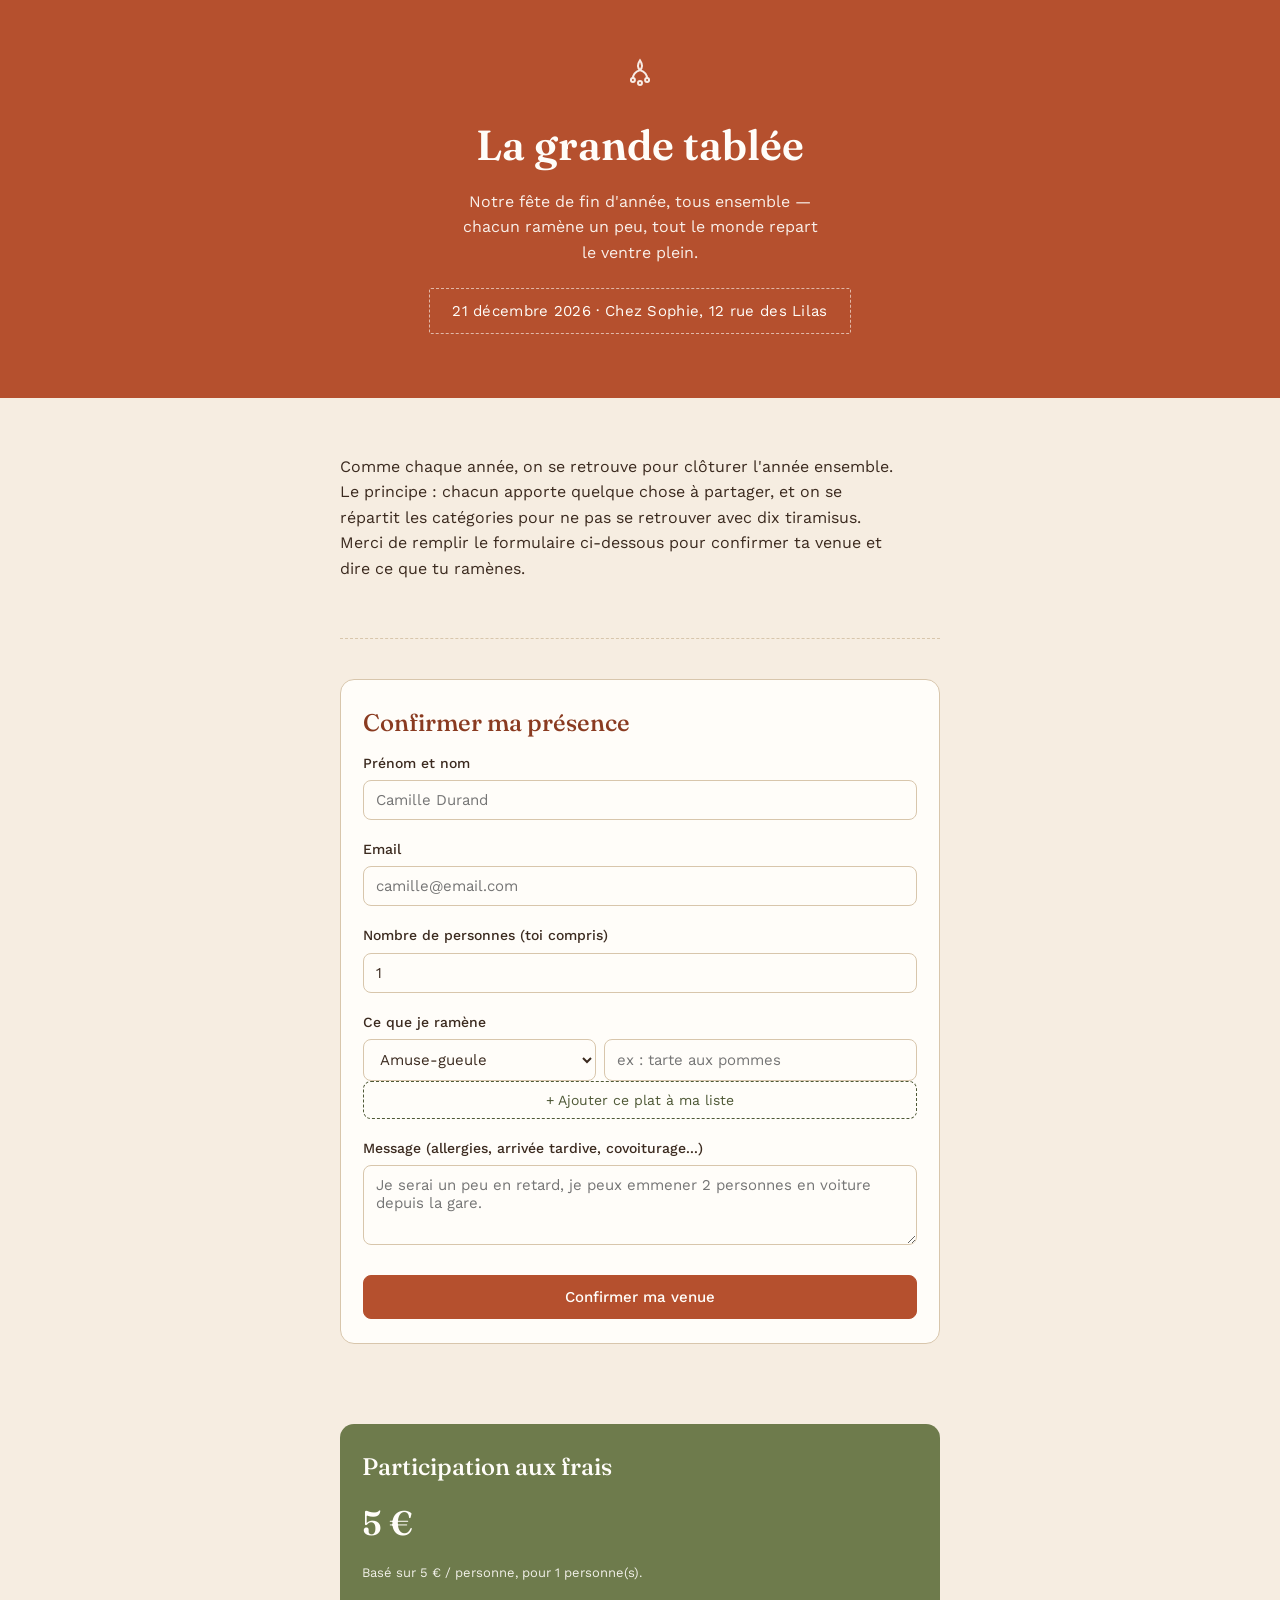
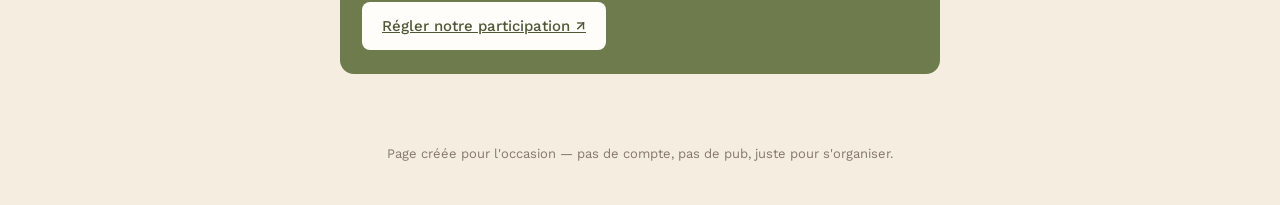
<file: fete-fin-annee.html>
<!DOCTYPE html>
<html lang="fr">
<head>
<meta charset="UTF-8">
<meta name="viewport" content="width=device-width, initial-scale=1.0">
<title>La grande tablée — Fête de fin d'année</title>
<link rel="preconnect" href="https://fonts.googleapis.com">
<link rel="preconnect" href="https://fonts.gstatic.com" crossorigin>
<link href="https://fonts.googleapis.com/css2?family=Fraunces:opsz,wght@9..144,400;9..144,500;9..144,600&family=Work+Sans:wght@400;500;600&display=swap" rel="stylesheet">
<style>

  /* =========================================================
     PERSONNALISATION — modifiez les valeurs ci-dessous en JS
     tout en bas du fichier (section CONFIG), pas ici.
     ========================================================= */

  :root{
    --brick: #B5502E;
    --brick-dark: #8A3B21;
    --parchment: #F6EDE1;
    --parchment-deep: #EEE0CC;
    --ink: #3B2A1F;
    --olive: #6E7B4C;
    --olive-dark: #4E5836;
    --line: #D8C6AC;
    --white: #FFFDF9;
  }

  *{ box-sizing:border-box; }

  html{ scroll-behavior:smooth; }
  @media (prefers-reduced-motion: reduce){
    html{ scroll-behavior:auto; }
    *{ animation:none !important; transition:none !important; }
  }

  body{
    margin:0;
    background:var(--parchment);
    color:var(--ink);
    font-family:'Work Sans', sans-serif;
    line-height:1.6;
  }

  h1,h2,h3{
    font-family:'Fraunces', serif;
    font-weight:500;
    color:var(--brick-dark);
    margin:0 0 0.4em;
  }

  .wrap{ max-width:640px; margin:0 auto; padding:0 20px; }

  /* ---- Hero ---- */
  .hero{
    background:var(--brick);
    color:var(--white);
    padding:56px 20px 64px;
    text-align:center;
    position:relative;
  }
  .hero svg{ width:34px; height:34px; margin-bottom:14px; opacity:0.9; }
  .hero h1{
    color:var(--white);
    font-size:clamp(28px,7vw,42px);
    font-weight:600;
    margin-bottom:10px;
  }
  .hero .sub{
    font-size:16px;
    opacity:0.92;
    max-width:36ch;
    margin:0 auto;
  }
  .hero .date{
    display:inline-block;
    margin-top:22px;
    padding:10px 22px;
    border:1px dashed rgba(255,253,249,0.6);
    border-radius:2px;
    font-size:15px;
    letter-spacing:0.3px;
  }

  /* ---- Sections ---- */
  section{ padding:40px 0; }
  .divider{
    border:none;
    border-top:1px dashed var(--line);
    margin:0;
  }

  .intro p{ font-size:16px; max-width:56ch; }

  /* ---- Cards ---- */
  .card{
    background:var(--white);
    border:1px solid var(--line);
    border-radius:14px;
    padding:24px 22px;
  }

  /* ---- Form ---- */
  label{
    display:block;
    font-size:14px;
    font-weight:500;
    color:var(--ink);
    margin:18px 0 6px;
  }
  label:first-of-type{ margin-top:0; }
  input[type=text], input[type=email], input[type=number], textarea, select{
    width:100%;
    font-family:'Work Sans', sans-serif;
    font-size:15px;
    padding:10px 12px;
    border:1px solid var(--line);
    border-radius:8px;
    background:var(--white);
    color:var(--ink);
  }
  input:focus, textarea:focus, select:focus, button:focus-visible{
    outline:2px solid var(--olive);
    outline-offset:1px;
  }
  textarea{ min-height:80px; resize:vertical; }

  .field-error{
    color:var(--brick-dark);
    font-size:13px;
    margin-top:4px;
    display:none;
  }
  .field-error.show{ display:block; }

  /* ---- Dish list ---- */
  .dish-row{
    display:grid;
    grid-template-columns:1fr;
    gap:8px;
    padding:12px 0;
    border-bottom:1px dashed var(--line);
  }
  .dish-row:last-child{ border-bottom:none; }
  .dish-row-top{ display:flex; gap:8px; }
  .dish-row-top select{ flex:0 0 42%; }
  .dish-row-top input{ flex:1; }
  .dish-remove{
    background:none;
    border:none;
    color:var(--brick-dark);
    font-size:13px;
    cursor:pointer;
    text-decoration:underline;
    padding:0;
    align-self:flex-start;
  }
  .added-list{ margin:6px 0 16px; }
  .added-item{
    display:flex;
    justify-content:space-between;
    align-items:center;
    background:var(--parchment-deep);
    border-radius:8px;
    padding:8px 12px;
    font-size:14px;
    margin-bottom:6px;
  }
  .added-item .tag{
    font-size:11px;
    color:var(--olive-dark);
    font-weight:500;
    display:block;
  }

  button{
    font-family:'Work Sans', sans-serif;
    cursor:pointer;
  }
  .btn{
    display:inline-block;
    padding:12px 20px;
    border-radius:8px;
    border:1px solid var(--brick);
    background:var(--white);
    color:var(--brick-dark);
    font-size:15px;
    font-weight:500;
  }
  .btn:hover{ background:var(--parchment-deep); }
  .btn-primary{
    background:var(--brick);
    color:var(--white);
    border:1px solid var(--brick);
    width:100%;
  }
  .btn-primary:hover{ background:var(--brick-dark); }
  .btn-add{
    background:none;
    border:1px dashed var(--olive-dark);
    color:var(--olive-dark);
    width:100%;
    padding:10px;
    border-radius:8px;
    font-size:14px;
  }
  .btn-add:hover{ background:#F0F1E8; }

  /* ---- Payment ---- */
  .pay-card{
    background:var(--olive);
    color:var(--white);
    border:none;
  }
  .pay-card h2{ color:var(--white); }
  .pay-amount{
    font-family:'Fraunces', serif;
    font-size:34px;
    font-weight:600;
    margin:6px 0 2px;
  }
  .pay-note{ font-size:13px; opacity:0.9; margin-bottom:18px; }
  .pay-card .btn{
    background:var(--white);
    color:var(--olive-dark);
    border:none;
  }
  .pay-card .btn:hover{ background:var(--parchment); }

  /* ---- Confirmation ---- */
  #confirmation{ display:none; text-align:center; }
  #confirmation h2{ margin-bottom:6px; }

  footer{
    text-align:center;
    font-size:13px;
    color:var(--ink);
    opacity:0.6;
    padding:30px 20px 40px;
  }
</style>
</head>
<body>

<div class="hero">
  <svg viewBox="0 0 24 24" fill="none" stroke="currentColor" stroke-width="1.4" aria-hidden="true">
    <path d="M12 3c-2 3-2 5 0 7 2-2 2-4 0-7z"/>
    <path d="M12 10c-3 1-5 3-5 6M12 10c3 1 5 3 5 6"/>
    <circle cx="7" cy="17" r="1.4"/><circle cx="17" cy="17" r="1.4"/><circle cx="12" cy="19" r="1.4"/>
  </svg>
  <h1 id="ev-name">La grande tablée</h1>
  <p class="sub" id="ev-tagline">Notre fête de fin d'année, tous ensemble — chacun ramène un peu, tout le monde repart le ventre plein.</p>
  <div class="date" id="ev-date-place">21 décembre 2026 · Chez Sophie, 12 rue des Lilas</div>
</div>

<div class="wrap">

  <section class="intro">
    <p id="ev-description">Comme chaque année, on se retrouve pour clôturer l'année ensemble. Le principe : chacun apporte quelque chose à partager, et on se répartit les catégories pour ne pas se retrouver avec dix tiramisus. Merci de remplir le formulaire ci-dessous pour confirmer ta venue et dire ce que tu ramènes.</p>
  </section>

  <hr class="divider">

  <section>
    <div class="card">
      <h2>Confirmer ma présence</h2>
      <form id="rsvp-form" novalidate>

        <label for="fullname">Prénom et nom</label>
        <input type="text" id="fullname" name="fullname" placeholder="Camille Durand" required>
        <p class="field-error" id="err-fullname">Indique ton prénom et nom.</p>

        <label for="email">Email</label>
        <input type="email" id="email" name="email" placeholder="camille@email.com" required>
        <p class="field-error" id="err-email">Indique une adresse email valide.</p>

        <label for="guests">Nombre de personnes (toi compris)</label>
        <input type="number" id="guests" name="guests" min="1" max="20" value="1" required>
        <p class="field-error" id="err-guests">Indique au moins 1 personne.</p>

        <label>Ce que je ramène</label>
        <div id="dish-builder">
          <div class="dish-row-top">
            <select id="dish-category">
              <option value="Amuse-gueule">Amuse-gueule</option>
              <option value="Entrée">Entrée</option>
              <option value="Plat">Plat</option>
              <option value="Accompagnement">Accompagnement</option>
              <option value="Fromage">Fromage</option>
              <option value="Dessert">Dessert</option>
            </select>
            <input type="text" id="dish-desc" placeholder="ex : tarte aux pommes">
          </div>
          <button type="button" class="btn-add" id="add-dish">+ Ajouter ce plat à ma liste</button>
        </div>
        <div class="added-list" id="added-list"></div>
        <input type="hidden" name="plats" id="plats-hidden">

        <label for="message">Message (allergies, arrivée tardive, covoiturage...)</label>
        <textarea id="message" name="message" placeholder="Je serai un peu en retard, je peux emmener 2 personnes en voiture depuis la gare."></textarea>

        <div style="margin-top:22px;">
          <button type="submit" class="btn btn-primary">Confirmer ma venue</button>
        </div>
      </form>

      <div id="confirmation">
        <h2>C'est noté !</h2>
        <p id="confirmation-text">Merci, ta présence est confirmée.</p>
      </div>
    </div>
  </section>

  <section>
    <div class="card pay-card">
      <h2>Participation aux frais</h2>
      <p class="pay-amount" id="pay-total">0 €</p>
      <p class="pay-note" id="pay-detail">Basé sur <span id="pay-price">5 €</span> / personne, pour <span id="pay-guests">1</span> personne(s).</p>
      <a href="#" id="pay-link" class="btn" target="_blank" rel="noopener">Régler notre participation ↗</a>
    </div>
  </section>

</div>

<footer>Page créée pour l'occasion — pas de compte, pas de pub, juste pour s'organiser.</footer>

<script>
/* =========================================================
   CONFIG — modifiez uniquement les valeurs ci-dessous
   pour personnaliser le site à votre événement.
   ========================================================= */
const CONFIG = {
  eventName: "La grande tablée",
  tagline: "Notre fête de fin d'année, tous ensemble — chacun ramène un peu, tout le monde repart le ventre plein.",
  dateAndPlace: "21 décembre 2026 · Chez Sophie, 12 rue des Lilas",
  description: "Comme chaque année, on se retrouve pour clôturer l'année ensemble. Le principe : chacun apporte quelque chose à partager, et on se répartit les catégories pour ne pas se retrouver avec dix tiramisus. Merci de remplir le formulaire ci-dessous pour confirmer ta venue et dire ce que tu ramènes.",
  pricePerPerson: 5,
  // Lien de cagnotte Leetchi ou Lydia. Remplacez par le vôtre.
  paymentUrl: "https://www.leetchi.com/",
  // Pour recevoir les réponses du formulaire par email sans backend :
  // 1. Créez un compte gratuit sur https://formspree.io
  // 2. Créez un formulaire, copiez son ID (ex: "abcdwxyz")
  // 3. Collez-le ci-dessous. Sans ça, le formulaire affiche juste
  //    une confirmation locale mais n'envoie rien nulle part.
  formspreeId: ""
};

document.getElementById('ev-name').textContent = CONFIG.eventName;
document.getElementById('ev-tagline').textContent = CONFIG.tagline;
document.getElementById('ev-date-place').textContent = CONFIG.dateAndPlace;
document.getElementById('ev-description').textContent = CONFIG.description;
document.getElementById('pay-price').textContent = CONFIG.pricePerPerson + ' €';
document.getElementById('pay-link').href = CONFIG.paymentUrl;

const form = document.getElementById('rsvp-form');
const guestsInput = document.getElementById('guests');
const addedList = document.getElementById('added-list');
const platsHidden = document.getElementById('plats-hidden');
const addDishBtn = document.getElementById('add-dish');
let dishes = [];

function updatePayment(){
  const guests = Math.max(1, parseInt(guestsInput.value) || 1);
  const total = guests * CONFIG.pricePerPerson;
  document.getElementById('pay-total').textContent = total.toLocaleString('fr-FR') + ' €';
  document.getElementById('pay-guests').textContent = guests;
}
guestsInput.addEventListener('input', updatePayment);
updatePayment();

function renderDishes(){
  addedList.innerHTML = '';
  dishes.forEach((d, i) => {
    const row = document.createElement('div');
    row.className = 'added-item';
    row.innerHTML = '<span><span class="tag"></span></span>';
    row.querySelector('.tag').textContent = d.category;
    row.querySelector('span > span').after(document.createTextNode(d.desc || '(sans précision)'));
    const rm = document.createElement('button');
    rm.type = 'button';
    rm.className = 'dish-remove';
    rm.textContent = 'retirer';
    rm.addEventListener('click', () => { dishes.splice(i,1); renderDishes(); });
    row.appendChild(rm);
    addedList.appendChild(row);
  });
  platsHidden.value = JSON.stringify(dishes);
}

addDishBtn.addEventListener('click', () => {
  const cat = document.getElementById('dish-category').value;
  const desc = document.getElementById('dish-desc').value.trim();
  dishes.push({ category: cat, desc: desc });
  document.getElementById('dish-desc').value = '';
  renderDishes();
});

function showError(id, show){
  const el = document.getElementById('err-' + id);
  if(el) el.classList.toggle('show', show);
}

form.addEventListener('submit', function(e){
  e.preventDefault();
  let valid = true;

  const fullname = document.getElementById('fullname').value.trim();
  if(!fullname){ showError('fullname', true); valid = false; } else showError('fullname', false);

  const email = document.getElementById('email').value.trim();
  const emailOk = /^[^\s@]+@[^\s@]+\.[^\s@]+$/.test(email);
  if(!emailOk){ showError('email', true); valid = false; } else showError('email', false);

  const guests = parseInt(guestsInput.value);
  if(!guests || guests < 1){ showError('guests', true); valid = false; } else showError('guests', false);

  if(!valid) return;

  if(CONFIG.formspreeId){
    fetch('https://formspree.io/f/' + CONFIG.formspreeId, {
      method: 'POST',
      headers: { 'Accept': 'application/json' },
      body: new FormData(form)
    }).catch(() => {});
  }

  form.style.display = 'none';
  const conf = document.getElementById('confirmation');
  conf.style.display = 'block';
  document.getElementById('confirmation-text').textContent =
    'Merci ' + fullname.split(' ')[0] + ', ta présence pour ' + guests + ' personne(s) est confirmée.' +
    (dishes.length ? ' Tu ramènes : ' + dishes.map(d => d.category.toLowerCase()).join(', ') + '.' : '');
});
</script>

</body>
</html>
</file>
